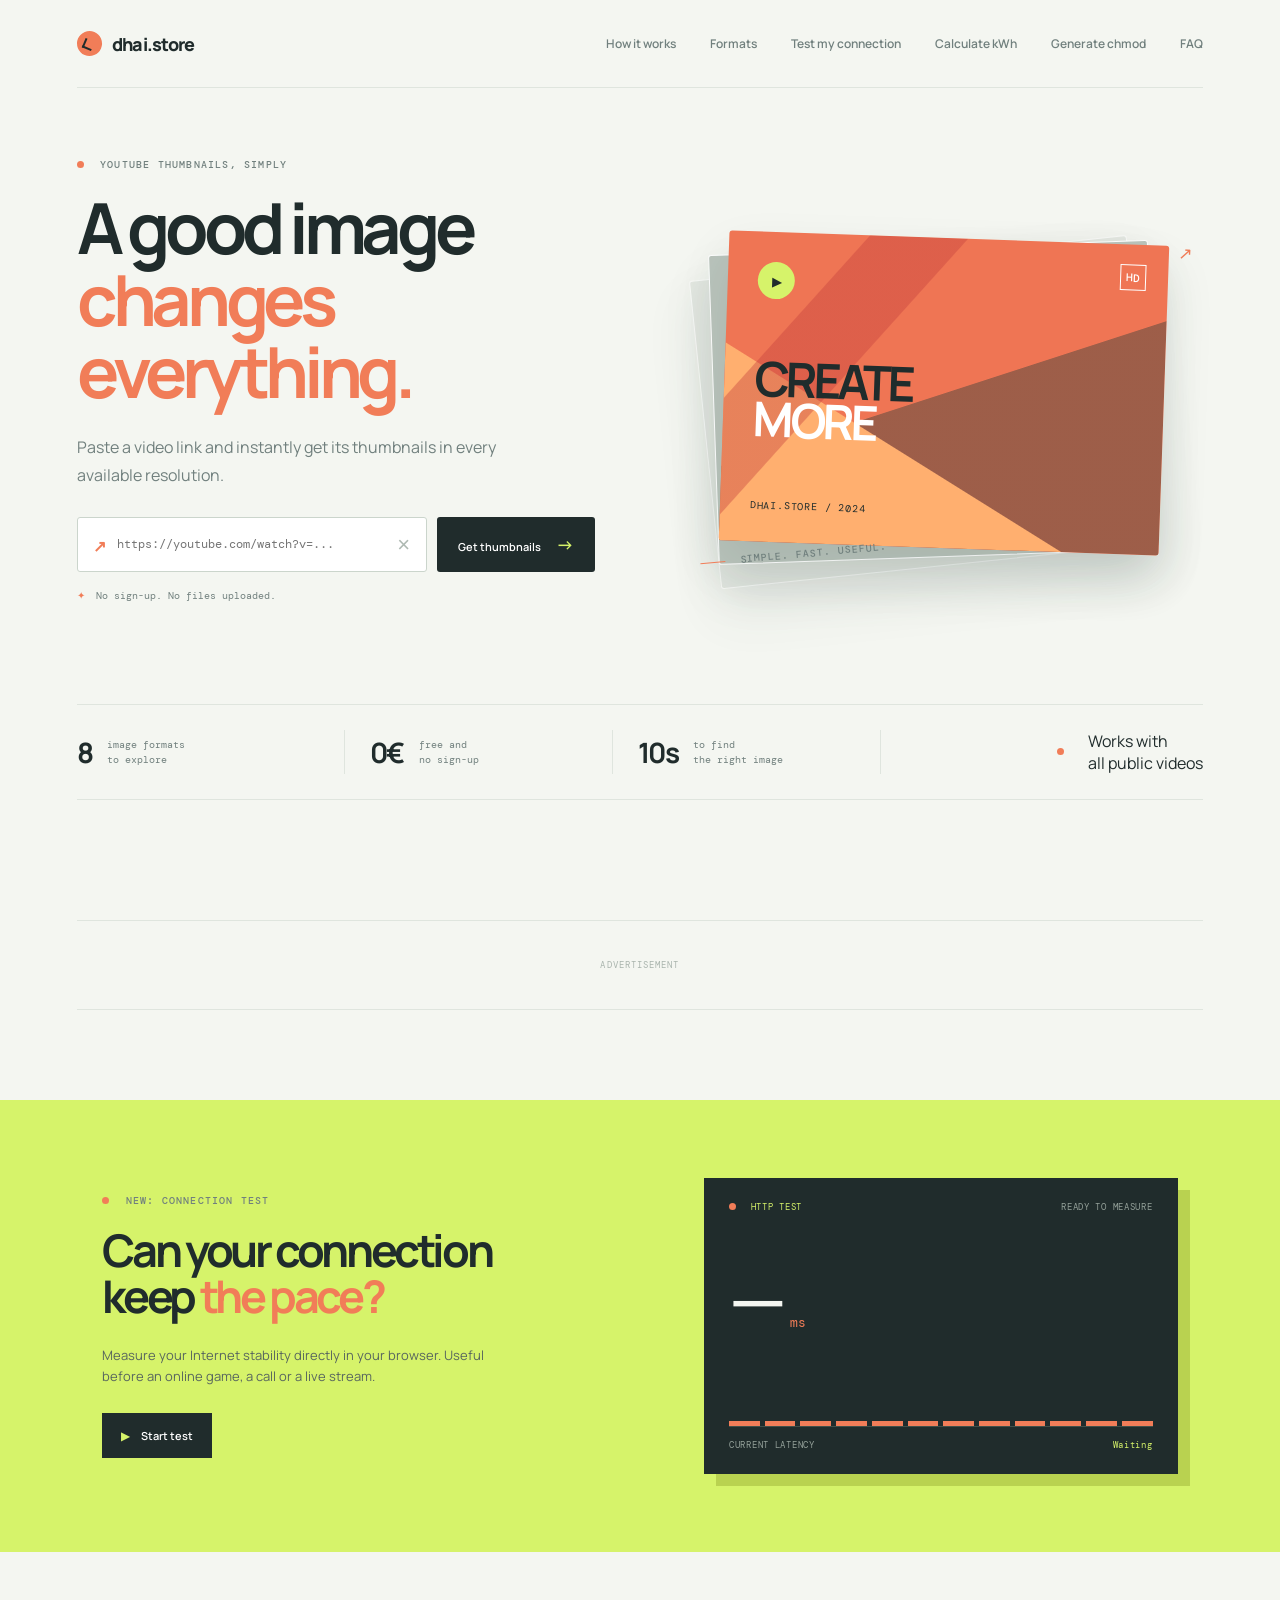
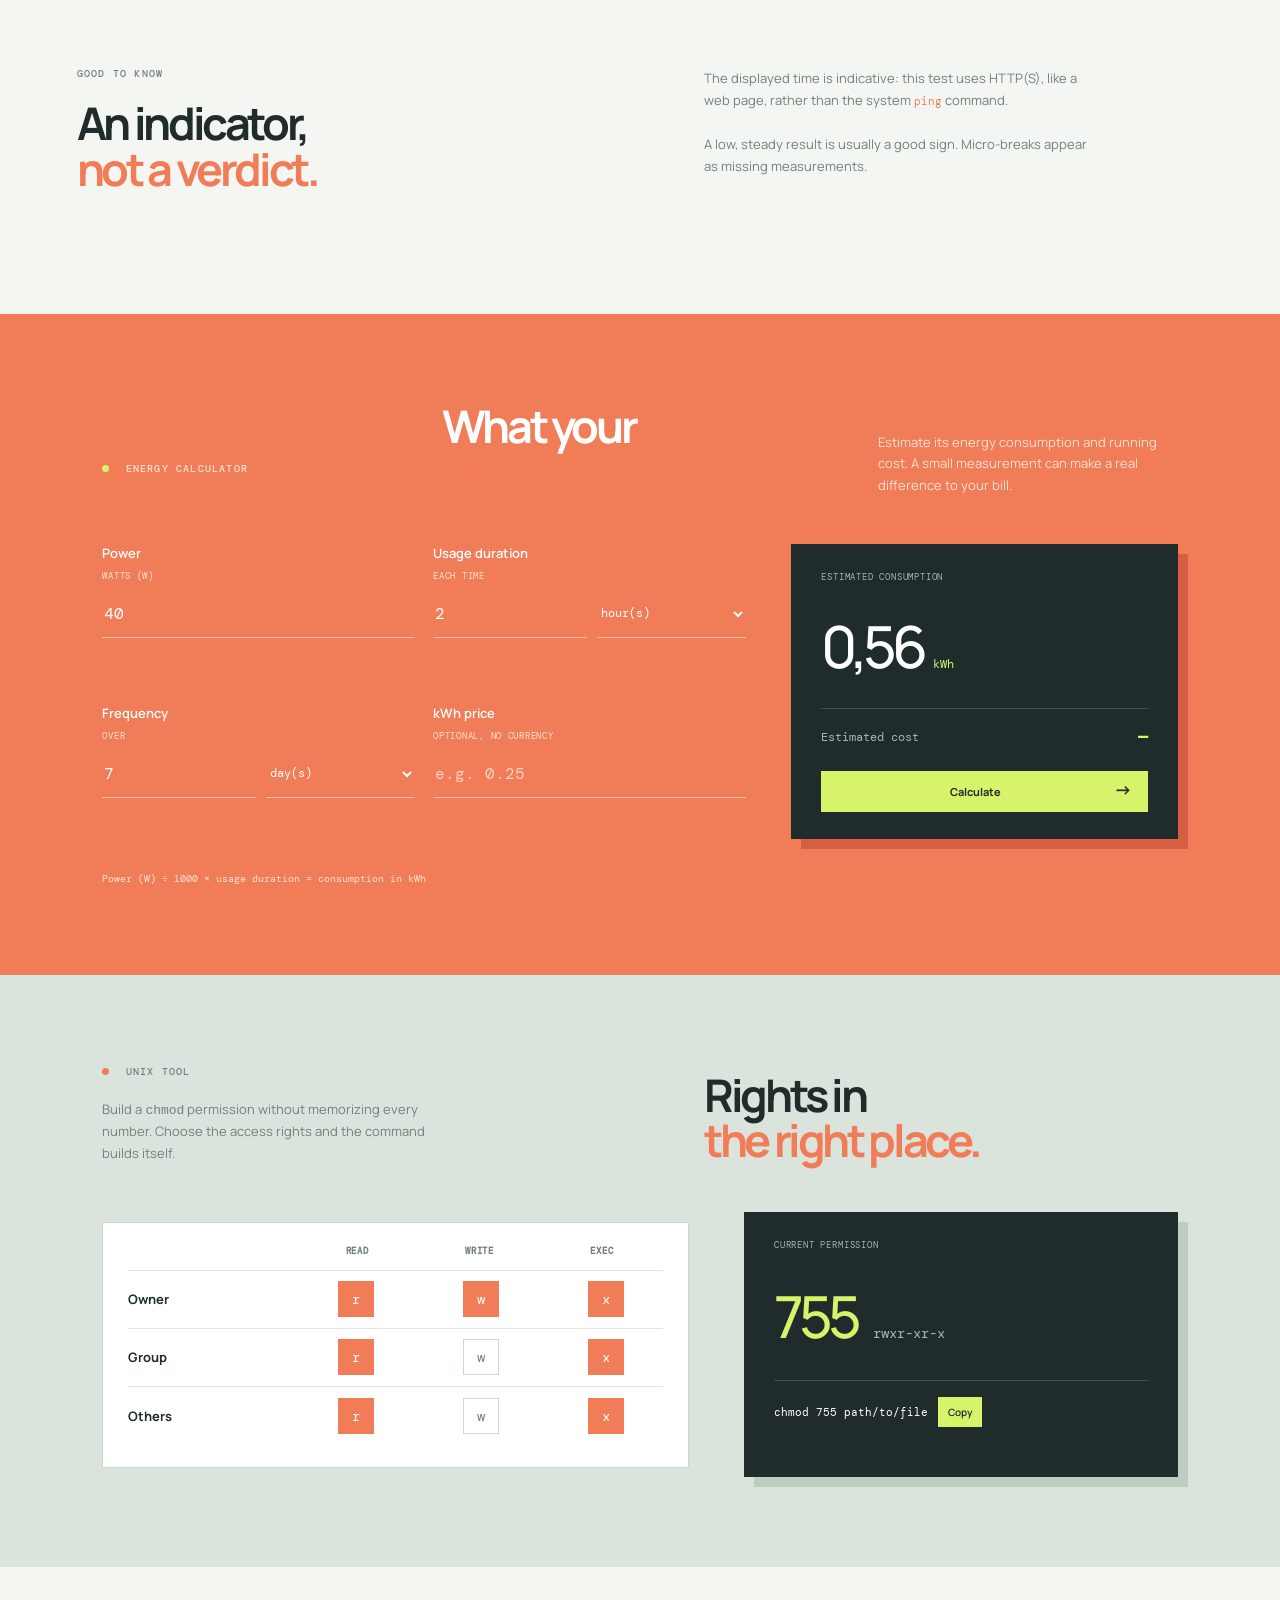
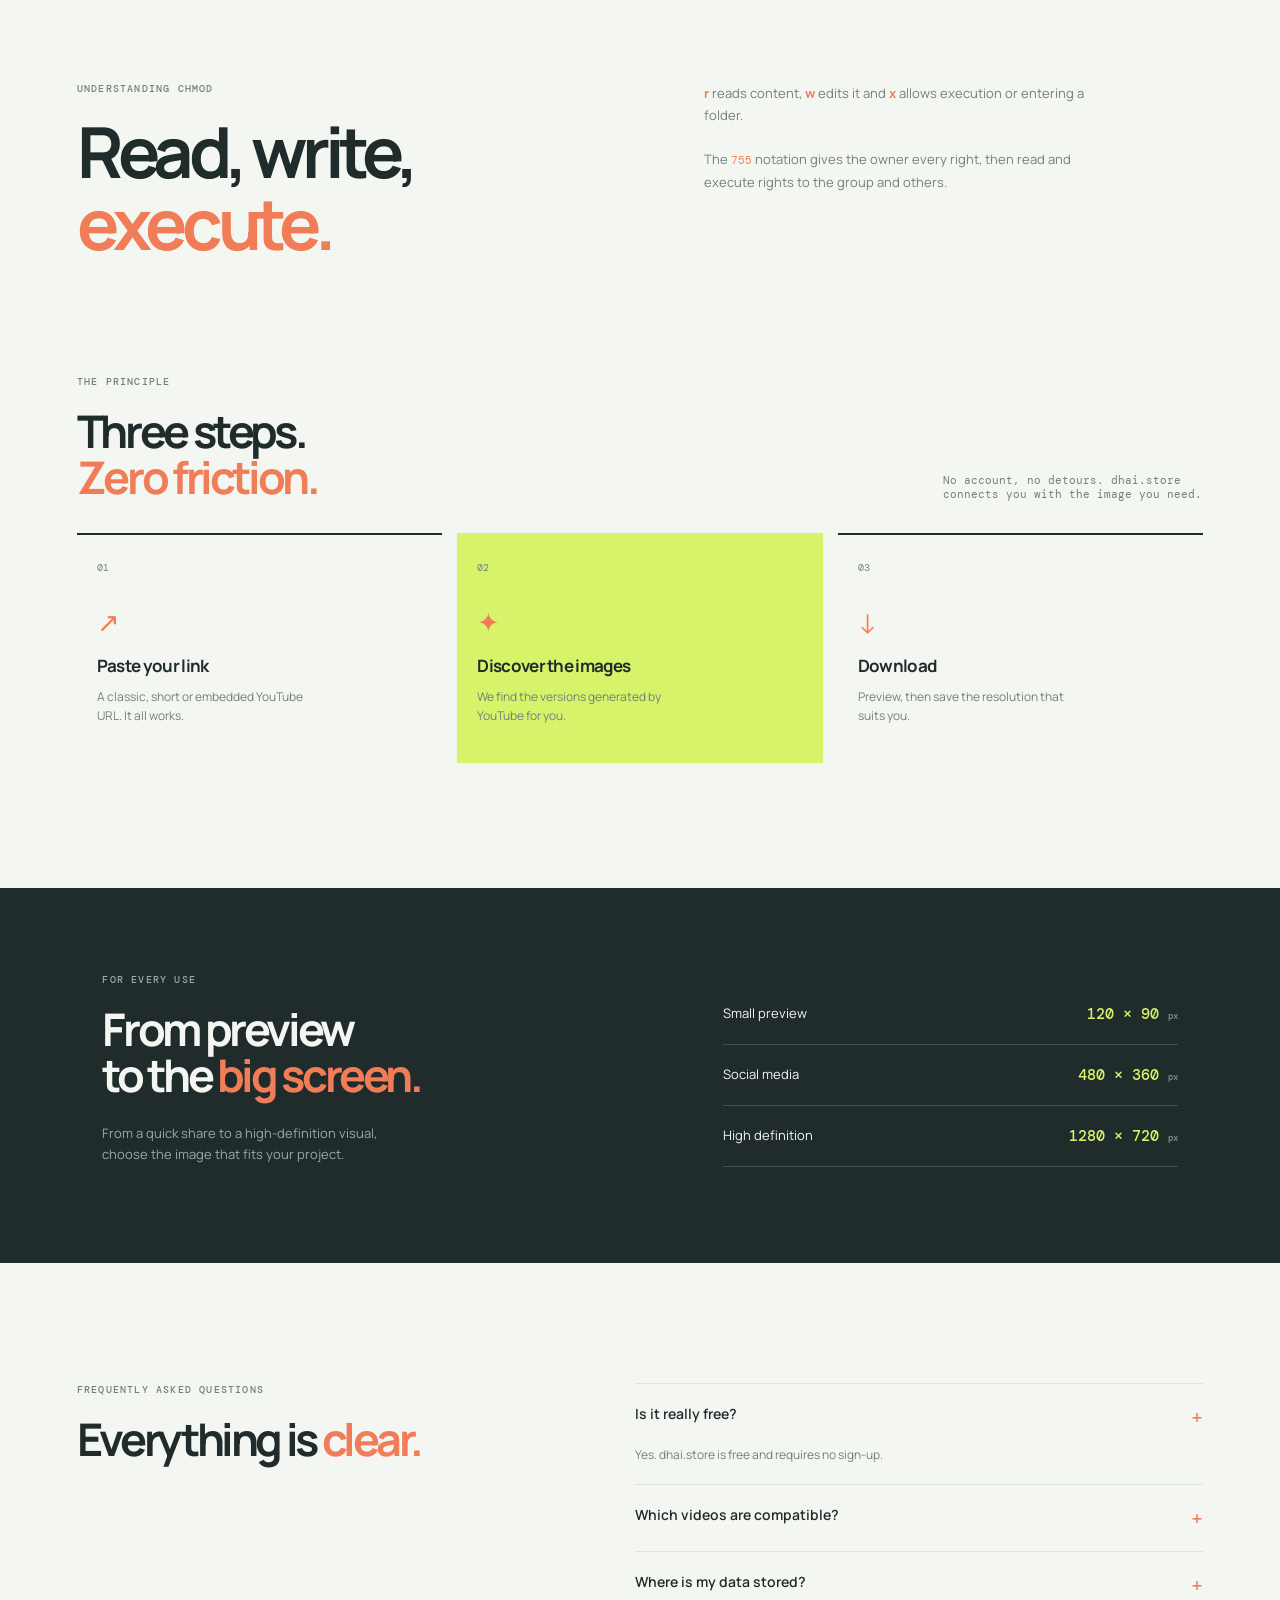
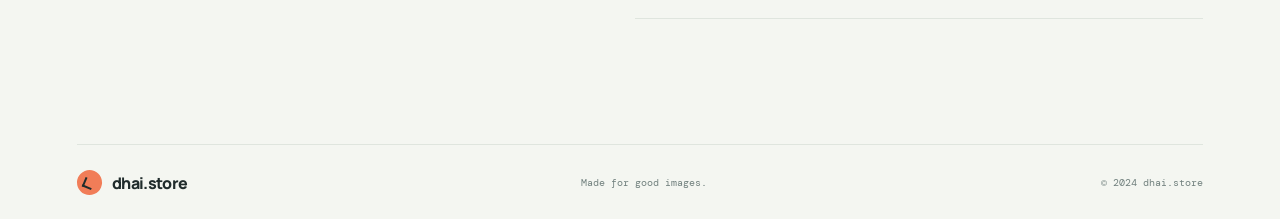
<file: index2.html>
<!doctype html>
<html lang="en">
<head>
  <meta charset="UTF-8">
  <meta name="viewport" content="width=device-width, initial-scale=1.0">
  <meta name="description" content="Free online tools for YouTube thumbnails, internet connection testing, kWh energy costs and chmod permissions.">
  <meta name="keywords" content="YouTube thumbnails, YouTube thumbnail downloader, thumbnail generator, kWh calculator, electricity cost calculator, internet speed test, connection stability test, chmod generator, Unix permissions">
  <meta name="robots" content="index, follow">
  <meta name="author" content="dhai.store">
  <meta property="og:type" content="website">
  <meta property="og:title" content="dhai.store - Free Online Utility Tools">
  <meta property="og:description" content="Get YouTube thumbnails, test your connection, calculate energy costs and generate chmod permissions.">
  <meta property="og:site_name" content="dhai.store">
  <meta name="twitter:card" content="summary">
  <title>dhai.store - YouTube Thumbnails</title>
  <script type="application/ld+json">
    {"@context":"https://schema.org","@type":"WebApplication","name":"dhai.store","applicationCategory":"UtilitiesApplication","operatingSystem":"Any","description":"Free online tools for YouTube thumbnails, connection stability, energy consumption and Unix chmod permissions.","offers":{"@type":"Offer","price":"0","priceCurrency":"USD"},"featureList":["YouTube thumbnail downloader","Internet connection stability test","kWh calculator","chmod permission generator"]}
  </script>
  <link rel="preconnect" href="https://fonts.googleapis.com">
  <link rel="preconnect" href="https://fonts.gstatic.com" crossorigin>
  <link href="https://fonts.googleapis.com/css2?family=DM+Mono:wght@400;500&family=Manrope:wght@400;500;600;700;800&display=swap" rel="stylesheet">
  <link rel="stylesheet" href="styles.css">

<!-- Google tag (gtag.js) -->
<script async src="https://www.googletagmanager.com/gtag/js?id=G-T62KMTQ31Q"></script>
<script>
  window.dataLayer = window.dataLayer || [];
  function gtag(){dataLayer.push(arguments);}
  gtag('js', new Date());

  gtag('config', 'G-T62KMTQ31Q');
</script>



  
</head>
<body>
  <div class="page-shell">
    <header class="topbar">
      <a class="brand" href="#top" aria-label="dhai.store home">
        <span class="brand-mark" aria-hidden="true"><span></span></span>
        <span>dhai.store</span>
      </a>
      <nav class="nav-links" aria-label="Main navigation">
        <a href="#how">How it works</a>
        <a href="#formats">Formats</a>
        <a href="#ping">Test my connection</a>
        <a href="#kwh">Calculate kWh</a>
        <a href="#chmod">Generate chmod</a>
        <a href="#faq">FAQ</a>
      </nav>
      <button class="menu-button" type="button" aria-label="Ouvrir le menu"><i></i><i></i></button>
    </header>

    <main id="top">
      <section class="hero">
        <div class="hero-copy">
          <p class="eyebrow"><span class="eyebrow-dot"></span> YouTube thumbnails, simply</p>
          <h1>A good image<br><em>changes everything.</em></h1>
          <p class="hero-description">Paste a video link and instantly get its thumbnails in every available resolution.</p>
          <form class="url-form" id="thumbnail-form">
            <div class="input-wrap">
              <span class="link-icon" aria-hidden="true">↗</span>
              <input id="youtube-url" type="url" placeholder="https://youtube.com/watch?v=..." autocomplete="url" required>
              <button class="clear-button" type="button" id="clear-button" aria-label="Clear link">×</button>
            </div>
            <button class="primary-button" type="submit">Get thumbnails <span>→</span></button>
          </form>
          <p class="privacy-note"><span aria-hidden="true">✦</span> No sign-up. No files uploaded.</p>
          <p class="form-message" id="form-message" role="status"></p>
        </div>
          <div class="hero-visual" aria-label="Video thumbnail preview">
          <div class="visual-tag tag-top">YOUR VIDEO <span>↗</span></div>
          <div class="thumbnail-stack">
            <div class="stack-card stack-back"></div>
            <div class="stack-card stack-middle"></div>
            <div class="featured-thumbnail">
              <div class="thumbnail-noise"></div>
              <div class="featured-content">
                <span class="play-badge">▶</span>
                <p>CREATE<br><strong>MORE</strong></p>
                <small>DHAI.STORE / 2024</small>
              </div>
              <div class="featured-corner">HD</div>
            </div>
          </div>
          <div class="visual-tag tag-bottom"><span class="tag-line"></span> SIMPLE. FAST. USEFUL.</div>
        </div>
      </section>

      <section class="stats-strip" aria-label="Service information">
        <div><strong>8</strong><span>image formats<br>to explore</span></div>
        <div><strong>0€</strong><span>free and<br>no sign-up</span></div>
        <div><strong>10s</strong><span>to find<br>the right image</span></div>
        <div class="stats-aside"><span class="live-dot"></span> Works with<br>all public videos</div>
      </section>

      <aside class="ad-slot" data-ad-client="" aria-label="Advertisement"><span>ADVERTISEMENT</span></aside>

      <section class="ping-section" id="ping">
        <div class="ping-intro"><p class="eyebrow"><span class="eyebrow-dot"></span> New: connection test</p><h2>Can your connection<br>keep <em>the pace?</em></h2><p>Measure your Internet stability directly in your browser. Useful before an online game, a call or a live stream.</p><button class="ping-button" id="ping-toggle" type="button"><span class="ping-button-icon">▶</span> Start test</button></div>
        <div class="ping-panel" aria-live="polite">
          <div class="ping-panel-top"><span class="panel-label"><span class="live-dot"></span> HTTP TEST</span><span id="ping-state">READY TO MEASURE</span></div>
          <div class="ping-reading"><strong id="ping-value">—</strong><span>ms</span></div>
          <div class="ping-chart" id="ping-chart" aria-label="Response time history"><i></i><i></i><i></i><i></i><i></i><i></i><i></i><i></i><i></i><i></i><i></i><i></i></div>
          <div class="ping-panel-bottom"><span>CURRENT LATENCY</span><span id="ping-quality">Waiting</span></div>
        </div>
      </section>

      <section class="ping-info"><div><p class="eyebrow">Good to know</p><h2>An indicator,<br><em>not a verdict.</em></h2></div><div class="ping-info-copy"><p>The displayed time is indicative: this test uses HTTP(S), like a web page, rather than the system <code>ping</code> command.</p><p>A low, steady result is usually a good sign. Micro-breaks appear as missing measurements.</p></div></section>

      <section class="kwh-section" id="kwh">
        <div class="kwh-heading"><p class="eyebrow"><span class="eyebrow-dot"></span> Energy calculator</p><h2>What your<br><em>device costs.</em></h2><p>Estimate its energy consumption and running cost. A small measurement can make a real difference to your bill.</p></div>
        <div class="kwh-calculator">
          <div class="kwh-fields">
            <label>Power <span>WATTS (W)</span><input id="power-input" type="number" min="0" step="any" value="40" inputmode="decimal"></label>
            <label>Usage duration <span>EACH TIME</span><div class="duration-row"><input id="duration-input" type="number" min="0" step="any" value="2" inputmode="decimal"><select id="duration-unit" aria-label="Duration unit"><option value="hour">hour(s)</option><option value="minute">minute(s)</option></select></div></label>
            <label>Frequency <span>OVER</span><div class="duration-row"><input id="days-input" type="number" min="0" step="any" value="7" inputmode="decimal"><select id="frequency-unit" aria-label="Frequency unit"><option value="day">day(s)</option><option value="week">week(s)</option><option value="month">month(s)</option></select></div></label>
            <label>kWh price <span>OPTIONAL, NO CURRENCY</span><input id="price-input" type="number" min="0" step="any" placeholder="e.g. 0.25" inputmode="decimal"></label>
          </div>
          <div class="kwh-output"><div class="kwh-output-label">ESTIMATED CONSUMPTION</div><div class="kwh-main-value"><strong id="kwh-value">0,56</strong><span>kWh</span></div><div class="kwh-divider"></div><div class="kwh-cost-row"><span>Estimated cost</span><strong id="cost-value">—</strong></div><button class="calculate-button" id="calculate-kwh" type="button">Calculate <span>→</span></button></div>
        </div>
        <p class="kwh-formula">Power (W) ÷ 1000 × usage duration = consumption in kWh</p>
      </section>

      <section class="chmod-section" id="chmod">
        <div class="chmod-heading"><p class="eyebrow"><span class="eyebrow-dot"></span> Unix tool</p><h2>Rights in<br><em>the right place.</em></h2><p>Build a <code>chmod</code> permission without memorizing every number. Choose the access rights and the command builds itself.</p></div>
        <div class="chmod-tool">
          <div class="permission-grid">
            <div class="permission-header"><span></span><strong>READ</strong><strong>WRITE</strong><strong>EXEC</strong></div>
            <div class="permission-row"><strong>Owner</strong><label><input class="permission-box" data-group="owner" data-value="4" type="checkbox" checked><span>r</span></label><label><input class="permission-box" data-group="owner" data-value="2" type="checkbox" checked><span>w</span></label><label><input class="permission-box" data-group="owner" data-value="1" type="checkbox" checked><span>x</span></label></div>
            <div class="permission-row"><strong>Group</strong><label><input class="permission-box" data-group="group" data-value="4" type="checkbox" checked><span>r</span></label><label><input class="permission-box" data-group="group" data-value="2" type="checkbox"><span>w</span></label><label><input class="permission-box" data-group="group" data-value="1" type="checkbox" checked><span>x</span></label></div>
            <div class="permission-row"><strong>Others</strong><label><input class="permission-box" data-group="others" data-value="4" type="checkbox" checked><span>r</span></label><label><input class="permission-box" data-group="others" data-value="2" type="checkbox"><span>w</span></label><label><input class="permission-box" data-group="others" data-value="1" type="checkbox" checked><span>x</span></label></div>
          </div>
          <div class="chmod-output"><div class="chmod-output-label">CURRENT PERMISSION</div><div class="chmod-values"><strong id="octal-value">755</strong><span id="symbolic-value">rwxr-xr-x</span></div><div class="chmod-command"><code id="chmod-command">chmod 755 path/to/file</code><button id="copy-chmod" type="button" aria-label="Copy command">Copy</button></div><p id="copy-status" role="status"></p></div>
        </div>
      </section>

      <section class="chmod-info"><div><p class="eyebrow">Understanding chmod</p><h2>Read, write,<br><em>execute.</em></h2></div><div class="chmod-info-copy"><p><strong>r</strong> reads content, <strong>w</strong> edits it and <strong>x</strong> allows execution or entering a folder.</p><p>The <code>755</code> notation gives the owner every right, then read and execute rights to the group and others.</p></div></section>

      <section class="result-section" id="results" hidden>
        <div class="section-heading"><div><p class="eyebrow">Results</p><h2>Choose your <em>format.</em></h2></div><p id="video-id-label"></p></div>
        <p class="results-status" id="results-status">Looking for available images...</p>
        <div class="results-grid" id="results-grid"></div>
      </section>

      <section class="how-section" id="how">
        <div class="section-heading"><div><p class="eyebrow">The principle</p><h2>Three steps.<br><em>Zero friction.</em></h2></div><p class="section-intro">No account, no detours. dhai.store connects you with the image you need.</p></div>
        <div class="steps-grid">
          <article class="step"><span class="step-number">01</span><div class="step-icon">↗</div><h3>Paste your link</h3><p>A classic, short or embedded YouTube URL. It all works.</p></article>
          <article class="step step-highlight"><span class="step-number">02</span><div class="step-icon">✦</div><h3>Discover the images</h3><p>We find the versions generated by YouTube for you.</p></article>
          <article class="step"><span class="step-number">03</span><div class="step-icon">↓</div><h3>Download</h3><p>Preview, then save the resolution that suits you.</p></article>
        </div>
      </section>

      <section class="formats-section" id="formats">
        <div class="formats-copy"><p class="eyebrow">For every use</p><h2>From preview<br>to the <em>big screen.</em></h2><p>From a quick share to a high-definition visual, choose the image that fits your project.</p></div>
        <div class="format-list"><div><span>Small preview</span><strong>120 × 90 <small>px</small></strong></div><div><span>Social media</span><strong>480 × 360 <small>px</small></strong></div><div><span>High definition</span><strong>1280 × 720 <small>px</small></strong></div></div>
      </section>

      <section class="faq-section" id="faq"><div><p class="eyebrow">Frequently asked questions</p><h2>Everything is <em>clear.</em></h2></div><div class="faq-list"><details open><summary>Is it really free? <span>+</span></summary><p>Yes. dhai.store is free and requires no sign-up.</p></details><details><summary>Which videos are compatible? <span>+</span></summary><p>Public YouTube videos that have at least one thumbnail.</p></details><details><summary>Where is my data stored? <span>+</span></summary><p>The link is processed in your browser. dhai.store does not store it.</p></details></div></section>
    </main>

    <footer><a class="brand" href="#top"><span class="brand-mark" aria-hidden="true"><span></span></span><span>dhai.store</span></a><span>Made for good images.</span><span>© 2024 dhai.store</span></footer>
  </div>
  <script src="app.js"></script>
</body>
</html>
</file>
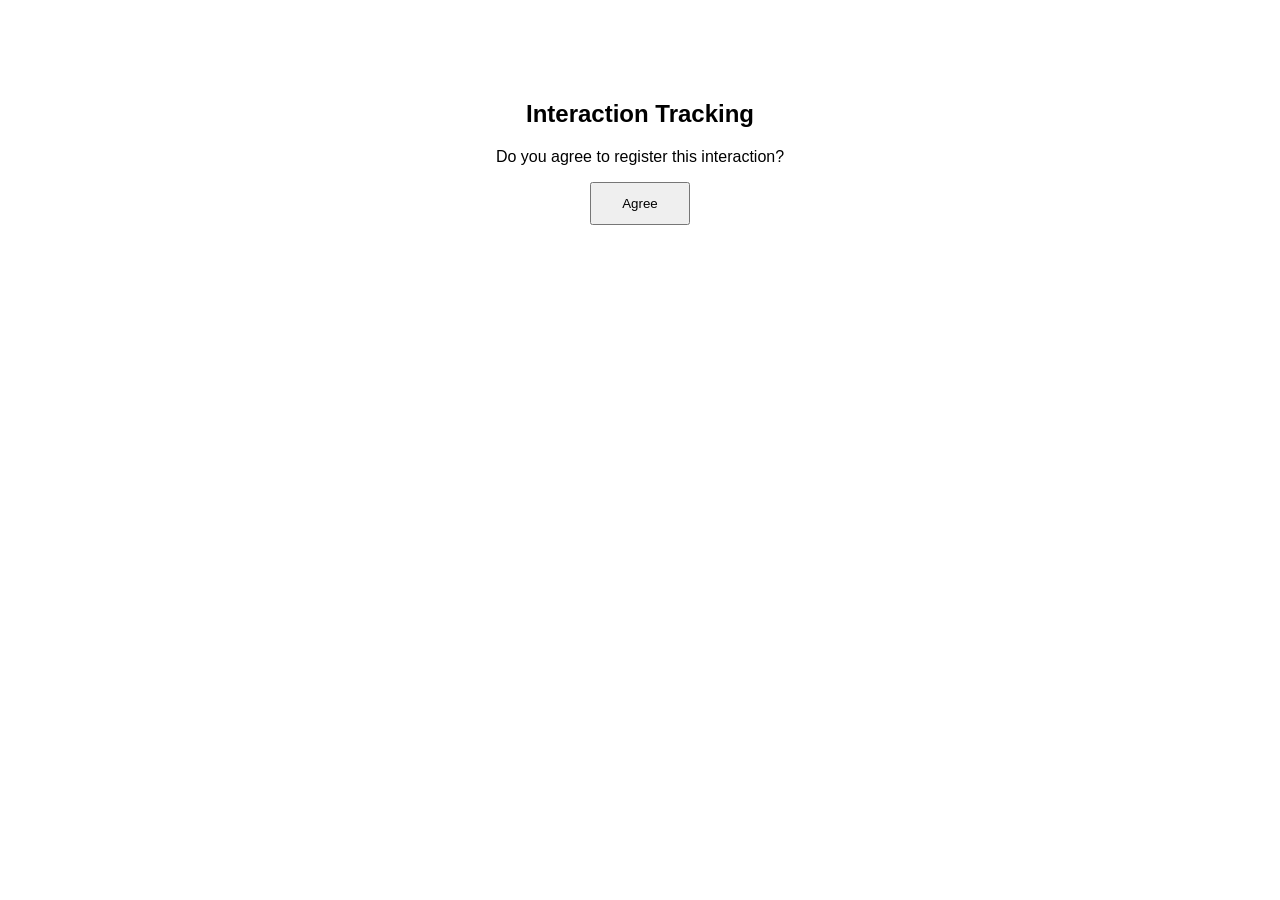
<file: open.html>
<!DOCTYPE html>
<html lang="en">
<head>
<meta charset="UTF-8">
<meta name="viewport" content="width=device-width, initial-scale=1">
<title>Open Tracking</title>
<style>
body {
  font-family: Arial, sans-serif;
  max-width: 450px;
  margin: 60px auto;
  padding: 20px;
  text-align: center;
}
button {
  padding: 12px 30px;
  cursor: pointer;
}
#status {
  margin-top: 20px;
}
</style>
</head>
<body>

<h2>Interaction Tracking</h2>
<p>Do you agree to register this interaction?</p>

<button id="agree">Agree</button>
<p id="status"></p>

<script>
const API = "https://script.google.com/macros/s/AKfycbxInU4ZzIdNnMPhOXZYI5OzeP4o8itjKFcVL5RR20zeZtgZkC3hEPp4C89fuMEzQkTi1Q/exec";

const button = document.getElementById("agree");
const status = document.getElementById("status");

button.addEventListener("click", async function() {

  const params = new URLSearchParams(location.search);

  const email = params.get("email");
  const campaign = params.get("campaign") || "Campaign01";

  if (!email) {
    status.textContent = "Email missing";
    return;
  }

  const url = new URL(API);

  url.searchParams.set("email", email);
  url.searchParams.set("campaign", campaign);
  url.searchParams.set("event", "Open");
  url.searchParams.set("page", location.pathname);

  button.disabled = true;
  status.textContent = "Submitting...";

  try {
    const response = await fetch(url.toString());

    const result = await response.text();

    if (result.trim() === "SUCCESS") {
      status.textContent = "Successfully registered!";
    } else {
      status.textContent = "Server error: " + result;
      button.disabled = false;
    }

  } catch (error) {
    status.textContent = "Connection error: " + error.message;
    button.disabled = false;
  }

});
</script>

</body>
</html>
</file>
<file: styles.css>
@import url('https://fonts.googleapis.com/css2?family=DM+Mono:wght@400;500&family=Manrope:wght@400;500;600;700;800&display=swap');
:root{--ink:#202c2c;--muted:#71807e;--paper:#f4f6f1;--lime:#d6f36a;--coral:#f17d58;--line:#dfe5de;--mono:'DM Mono',monospace;--sans:'Manrope',sans-serif}*{box-sizing:border-box}html{scroll-behavior:smooth}body{margin:0;background:var(--paper);color:var(--ink);font-family:var(--sans)}a{color:inherit;text-decoration:none}.page-shell{max-width:1440px;margin:auto;padding:0 6vw}.topbar{height:88px;display:flex;align-items:center;justify-content:space-between;border-bottom:1px solid var(--line)}.brand{display:flex;align-items:center;gap:10px;font-weight:800;font-size:18px;letter-spacing:-.04em}.brand-mark{display:grid;place-items:center;width:25px;height:25px;border-radius:50%;background:var(--coral);transform:rotate(-22deg)}.brand-mark span{width:10px;height:10px;border-left:2px solid var(--ink);border-bottom:2px solid var(--ink);transform:rotate(45deg);margin-left:-3px}.nav-links{display:flex;gap:34px;font-size:12px;color:var(--muted);font-weight:600}.nav-links a:hover{color:var(--ink)}.menu-button{display:none;border:0;background:none;padding:10px}.menu-button i{display:block;width:23px;height:2px;background:var(--ink);margin:5px}.hero{min-height:570px;display:grid;grid-template-columns:1fr 1fr;align-items:center;gap:7vw;padding:70px 0 76px}.eyebrow{font:500 10px var(--mono);letter-spacing:.12em;text-transform:uppercase;color:var(--muted);margin:0 0 21px}.eyebrow-dot,.live-dot{width:7px;height:7px;border-radius:50%;display:inline-block;background:var(--coral);margin-right:9px}.hero h1,h2{font-size:clamp(46px,5.5vw,78px);line-height:1.02;letter-spacing:-.075em;margin:0;font-weight:700}.hero h1 em,h2 em{font-style:normal;color:var(--coral)}.hero-description{font-size:16px;line-height:1.7;color:var(--muted);max-width:425px;margin:27px 0 28px}.url-form{display:flex;gap:10px;max-width:540px}.input-wrap{position:relative;flex:1}.input-wrap input{width:100%;height:55px;padding:0 39px;border:1px solid #cbd5cc;background:#fff;border-radius:3px;font:12px var(--mono);color:var(--ink);outline:none}.input-wrap input:focus{border-color:var(--ink)}.link-icon{position:absolute;left:16px;top:18px;color:var(--coral);font-weight:bold}.clear-button{position:absolute;right:11px;top:14px;border:0;background:none;font-size:22px;color:#aeb9b2;cursor:pointer}.primary-button{border:0;background:var(--ink);color:#fff;height:55px;padding:0 21px;border-radius:3px;font:600 11px var(--sans);cursor:pointer;white-space:nowrap}.primary-button span{font-size:18px;margin-left:13px;color:var(--lime)}.primary-button:hover{background:var(--coral)}.privacy-note{font:10px var(--mono);color:var(--muted);margin-top:17px}.privacy-note span{color:var(--coral);margin-right:5px}.form-message{height:16px;margin:7px 0 0;font:11px var(--mono);color:var(--coral)}.hero-visual{position:relative;min-height:390px;display:grid;place-items:center}.thumbnail-stack{width:min(440px,100%);aspect-ratio:1.42;position:relative;transform:rotate(3deg)}.stack-card,.featured-thumbnail{position:absolute;inset:0;border-radius:3px;box-shadow:0 24px 50px #263c361c}.stack-card{background:#d8ded7;border:1px solid #fff}.stack-back{transform:rotate(-9deg) translate(-22px,17px);opacity:.55}.stack-middle{transform:rotate(-5deg) translate(-11px,9px);background:#bac4bc}.featured-thumbnail{overflow:hidden;background:#ef7554;transform:rotate(-1deg)}.thumbnail-noise{position:absolute;inset:0;background:linear-gradient(130deg,transparent 20%,#c43f3c66 20.2%,#c43f3c66 34%,transparent 34.2%),linear-gradient(30deg,#ffaf6f 0 35%,transparent 35.2%),linear-gradient(160deg,transparent 50%,#233b3866 50.2%)}.featured-content{position:absolute;inset:30px 30px;display:flex;flex-direction:column;justify-content:space-between;color:#202c2c}.play-badge{width:37px;height:37px;background:var(--lime);border-radius:50%;display:grid;place-items:center;font-size:13px;padding-left:2px}.featured-content p{font-size:48px;line-height:.84;letter-spacing:-.08em;font-weight:700;margin:0}.featured-content p strong{color:white}.featured-content small{font:10px var(--mono);letter-spacing:.08em}.featured-corner{position:absolute;right:22px;top:20px;font:500 11px var(--mono);color:white;border:1px solid #fff;padding:5px}.visual-tag{position:absolute;font:500 10px var(--mono);letter-spacing:.1em}.tag-top{top:42px;right:2%;transform:rotate(3deg)}.tag-top span{color:var(--coral);font-size:17px;margin-left:6px}.tag-bottom{bottom:27px;left:3%;transform:rotate(-5deg);color:var(--muted)}.tag-line{display:inline-block;width:25px;border-top:1px solid var(--coral);vertical-align:middle;margin-right:8px}.stats-strip{border-top:1px solid var(--line);border-bottom:1px solid var(--line);display:grid;grid-template-columns:repeat(3,1fr) 1.2fr;padding:25px 0;margin-bottom:120px}.stats-strip div{display:flex;gap:15px;align-items:center;border-right:1px solid var(--line);padding-left:25px}.stats-strip div:first-child{padding-left:0}.stats-strip div:last-child{border:0}.stats-strip strong{font-size:28px;letter-spacing:-.06em}.stats-strip span{font:10px/1.5 var(--mono);color:var(--muted)}.stats-aside{justify-content:flex-end}.result-section{padding-bottom:120px}.section-heading{display:flex;justify-content:space-between;align-items:end;margin-bottom:32px}.section-heading h2,.how-section h2,.formats-section h2,.faq-section h2{font-size:45px}.section-heading>p{font:11px var(--mono);color:var(--muted)}.results-grid{display:grid;grid-template-columns:repeat(4,1fr);gap:16px}.result-card{background:#fff;border:1px solid var(--line);padding-bottom:14px}.result-card img{display:block;width:100%;aspect-ratio:16/9;object-fit:cover}.result-meta{padding:13px 14px 0;display:flex;align-items:center;justify-content:space-between}.result-meta span{font:10px var(--mono);color:var(--muted)}.download-button{background:var(--lime);border:0;padding:7px 9px;font:600 10px var(--sans);cursor:pointer}.how-section{padding:0 0 125px}.how-section .section-heading{align-items:end}.section-intro{max-width:260px;line-height:1.65;color:var(--muted);font-size:13px;margin:0}.steps-grid{display:grid;grid-template-columns:repeat(3,1fr);gap:15px}.step{min-height:230px;border-top:2px solid var(--ink);padding:19px 20px;position:relative}.step-highlight{background:var(--lime);border-color:var(--lime)}.step-number{font:10px var(--mono);color:var(--muted)}.step-icon{font-size:27px;color:var(--coral);margin:27px 0 14px}.step h3{font-size:17px;margin:0 0 10px;letter-spacing:-.04em}.step p{max-width:230px;color:var(--muted);font-size:12px;line-height:1.6;margin:0}.formats-section{display:grid;grid-template-columns:1fr 1fr;gap:13vw;background:var(--ink);color:#f4f6f1;padding:85px 8vw;margin:0 -6vw}.formats-copy p:last-child{color:#9ba9a3;font-size:13px;line-height:1.6;max-width:300px;margin-top:25px}.formats-section .eyebrow{color:#9ba9a3}.format-list{align-self:center}.format-list>div{display:flex;justify-content:space-between;border-bottom:1px solid #43504c;padding:20px 0}.format-list span{font-size:13px}.format-list strong{font:500 15px var(--mono);color:var(--lime)}.format-list small{font-size:9px;color:#84928b}.faq-section{display:grid;grid-template-columns:.8fr 1.2fr;gap:14vw;padding:120px 0 125px}.faq-list details{border-top:1px solid var(--line);padding:20px 0}.faq-list details:last-child{border-bottom:1px solid var(--line)}summary{list-style:none;cursor:pointer;font-size:14px;font-weight:600;display:flex;justify-content:space-between}summary::-webkit-details-marker{display:none}summary span{font:20px var(--mono);color:var(--coral)}details p{font-size:12px;line-height:1.6;color:var(--muted);max-width:450px;margin:15px 0 0}footer{border-top:1px solid var(--line);display:flex;align-items:center;justify-content:space-between;padding:25px 0;color:var(--muted);font:10px var(--mono)}footer .brand{color:var(--ink);font:800 16px var(--sans)}
@media(max-width:760px){.page-shell{padding:0 22px}.topbar{height:72px}.nav-links{display:none}.menu-button{display:block}.hero{display:block;padding:63px 0 55px}.hero h1{font-size:51px}.hero-description{font-size:14px}.url-form{display:block}.input-wrap{display:block}.primary-button{width:100%;margin-top:9px}.hero-visual{min-height:315px;margin-top:32px}.thumbnail-stack{width:90%}.featured-content p{font-size:36px}.tag-top{top:15px}.tag-bottom{bottom:10px}.stats-strip{grid-template-columns:1fr 1fr;margin-bottom:80px;padding:0}.stats-strip div{padding:18px 0!important;border-right:0;border-bottom:1px solid var(--line)}.stats-strip .stats-aside{grid-column:span 2;justify-content:flex-start;border:0}.section-heading{display:block}.section-heading h2,.how-section h2,.formats-section h2,.faq-section h2{font-size:39px}.section-heading>p{margin-top:20px}.results-grid{grid-template-columns:1fr 1fr}.result-section{padding-bottom:80px}.steps-grid{display:block}.step{min-height:190px;margin-bottom:12px}.formats-section{display:block;padding:65px 22px;margin:0 -22px}.format-list{margin-top:40px}.faq-section{display:block;padding:80px 0}.faq-list{margin-top:45px}footer{display:grid;gap:15px;padding:24px 0}}
.ping-section{display:grid;grid-template-columns:1fr 1fr;gap:10vw;align-items:center;background:var(--lime);padding:78px 8vw;margin:0 -6vw}.ping-intro h2,.ping-info h2{font-size:45px}.ping-intro>p:not(.eyebrow){color:#58665e;line-height:1.65;font-size:13px;max-width:390px;margin:25px 0}.ping-button{border:0;background:var(--ink);color:#fff;padding:15px 19px;font:600 11px var(--sans);cursor:pointer}.ping-button-icon{color:var(--lime);margin-right:10px}.ping-panel{background:var(--ink);color:#f4f6f1;min-height:245px;padding:23px 25px;box-shadow:12px 12px 0 #b9d250}.ping-panel-top,.ping-panel-bottom{display:flex;justify-content:space-between;font:9px var(--mono);color:#94a19a;letter-spacing:.08em}.panel-label{color:var(--lime)}.ping-reading{display:flex;align-items:baseline;gap:10px;margin:35px 0 20px}.ping-reading strong{font-size:74px;letter-spacing:-.1em;font-weight:500}.ping-reading span{font:13px var(--mono);color:var(--coral)}.ping-chart{height:58px;display:flex;align-items:end;gap:5px;border-bottom:1px solid #40504a}.ping-chart i{display:block;flex:1;height:8%;background:var(--coral);transition:height .3s ease}.ping-panel-bottom{margin-top:12px}.ping-panel-bottom span:last-child{color:var(--lime)}.ping-info{display:grid;grid-template-columns:1fr 1fr;gap:10vw;padding:115px 0}.ping-info-copy{max-width:390px;color:var(--muted);font-size:13px;line-height:1.7}.ping-info-copy p{margin:0 0 22px}.ping-info-copy code{font-family:var(--mono);font-size:11px;color:var(--coral)}
@media(max-width:760px){.ping-section{display:block;padding:65px 22px;margin:0 -22px}.ping-intro h2,.ping-info h2{font-size:39px}.ping-intro>p:not(.eyebrow){margin-bottom:24px}.ping-panel{margin-top:43px;box-shadow:7px 7px 0 #b9d250}.ping-info{display:block;padding:80px 0}.ping-info-copy{margin-top:38px}}
.kwh-section{background:var(--coral);color:#fff;padding:90px 8vw;margin:0 -6vw}.kwh-heading{display:flex;align-items:end;justify-content:space-between;gap:40px;margin-bottom:48px}.kwh-heading .eyebrow{color:#ffe1d6}.kwh-heading h2{font-size:45px}.kwh-heading>p:last-child{max-width:300px;color:#ffe1d6;font-size:13px;line-height:1.65;margin:0}.kwh-calculator{display:grid;grid-template-columns:1.25fr .75fr;gap:45px}.kwh-fields{display:grid;grid-template-columns:1fr 1fr;gap:25px 18px}.kwh-fields label{font-size:13px;font-weight:600}.kwh-fields label>span{display:block;font:9px var(--mono);color:#ffe1d6;letter-spacing:.08em;margin:8px 0}.kwh-fields input,.kwh-fields select{width:100%;height:48px;border:0;border-bottom:1px solid #ffbaa7;background:transparent;color:#fff;outline:0;font:16px var(--mono);border-radius:0}.kwh-fields input::placeholder{color:#ffd0c3}.duration-row{display:flex;gap:10px}.duration-row input{flex:1}.duration-row select{flex:1;font-size:12px}.kwh-fields option{color:var(--ink)}.kwh-output{background:var(--ink);padding:27px 30px;min-height:260px;box-shadow:10px 10px 0 #d65e43}.kwh-output-label{font:9px var(--mono);color:#aab4ae;letter-spacing:.09em}.kwh-main-value{display:flex;align-items:baseline;gap:11px;margin:23px 0}.kwh-main-value strong{font-size:58px;letter-spacing:-.09em;font-weight:500}.kwh-main-value span{font:12px var(--mono);color:var(--lime)}.kwh-divider{height:1px;background:#40504a}.kwh-cost-row{display:flex;justify-content:space-between;align-items:center;margin:18px 0 23px;font:12px var(--mono);color:#aab4ae}.kwh-cost-row strong{color:var(--lime);font-size:16px}.calculate-button{border:0;background:var(--lime);color:var(--ink);padding:13px 16px;width:100%;font:700 11px var(--sans);cursor:pointer}.calculate-button span{float:right;font-size:18px;line-height:10px}.kwh-formula{font:10px var(--mono);color:#ffe1d6;margin:33px 0 0}.kwh-section .eyebrow-dot{background:var(--lime)}
@media(max-width:760px){.kwh-section{padding:65px 22px;margin:0 -22px}.kwh-heading{display:block;margin-bottom:38px}.kwh-heading h2{font-size:39px}.kwh-heading>p:last-child{margin-top:22px}.kwh-calculator{display:block}.kwh-fields{display:block}.kwh-fields label{display:block;margin-bottom:25px}.kwh-output{margin-top:38px;padding:24px 20px;box-shadow:7px 7px 0 #d65e43}.kwh-main-value strong{font-size:51px}}
.chmod-section{background:#dbe4dc;padding:90px 8vw;margin:0 -6vw}.chmod-heading{display:grid;grid-template-columns:1fr 1fr;column-gap:10vw;align-items:end;margin-bottom:48px}.chmod-heading h2{font-size:45px;grid-row:span 2}.chmod-heading>p:last-child{max-width:340px;color:var(--muted);font-size:13px;line-height:1.65;margin:0}.chmod-tool{display:grid;grid-template-columns:1.15fr .85fr;gap:55px;align-items:center}.permission-grid{background:#fff;border:1px solid #cbd8cd;padding:22px 25px}.permission-header,.permission-row{display:grid;grid-template-columns:1.4fr repeat(3,1fr);align-items:center;gap:10px}.permission-header{padding:0 5px 13px;border-bottom:1px solid var(--line);font:9px var(--mono);color:var(--muted);letter-spacing:.08em;text-align:center}.permission-header span,.permission-row strong{text-align:left}.permission-row{min-height:58px;border-bottom:1px solid var(--line)}.permission-row:last-child{border-bottom:0}.permission-row strong{font-size:13px}.permission-row label{text-align:center}.permission-box{position:absolute;opacity:0}.permission-row label span{display:inline-grid;place-items:center;width:36px;height:36px;border:1px solid #cbd8cd;color:var(--muted);font:14px var(--mono);cursor:pointer}.permission-box:checked+span{background:var(--coral);border-color:var(--coral);color:#fff}.chmod-output{background:var(--ink);color:#fff;padding:27px 30px;min-height:225px;box-shadow:10px 10px 0 #bdcec0}.chmod-output-label{font:9px var(--mono);color:#aab4ae;letter-spacing:.09em}.chmod-values{display:flex;align-items:baseline;gap:17px;margin:25px 0}.chmod-values strong{font-size:58px;letter-spacing:-.09em;font-weight:500;color:var(--lime)}.chmod-values span{font:14px var(--mono);color:#aab4ae}.chmod-command{display:flex;gap:10px;align-items:center;border-top:1px solid #40504a;padding-top:16px}.chmod-command code{font:11px var(--mono);color:#fff;overflow-wrap:anywhere}.chmod-command button{border:0;background:var(--lime);color:var(--ink);padding:8px 10px;font:600 10px var(--sans);cursor:pointer;white-space:nowrap}.chmod-output p{height:12px;color:var(--lime);font:10px var(--mono);margin:11px 0 0}.chmod-info{display:grid;grid-template-columns:1fr 1fr;gap:10vw;padding:115px 0}.chmod-info-copy{max-width:390px;color:var(--muted);font-size:13px;line-height:1.7}.chmod-info-copy p{margin:0 0 22px}.chmod-info-copy strong{color:var(--coral)}.chmod-info-copy code{font:11px var(--mono);color:var(--coral)}
@media(max-width:760px){.chmod-section{padding:65px 22px;margin:0 -22px}.chmod-heading{display:block;margin-bottom:38px}.chmod-heading h2{font-size:39px}.chmod-heading>p:last-child{margin-top:22px}.chmod-tool{display:block}.permission-grid{padding:18px 12px}.permission-header,.permission-row{grid-template-columns:1.2fr repeat(3,1fr);gap:5px}.permission-row label span{width:31px;height:31px}.chmod-output{margin-top:38px;padding:24px 20px;box-shadow:7px 7px 0 #bdcec0}.chmod-values strong{font-size:51px}.chmod-values{gap:10px}.chmod-values span{font-size:11px}.chmod-info{display:block;padding:80px 0}.chmod-info-copy{margin-top:38px}}
.results-status{font:11px var(--mono);color:var(--muted);margin:0 0 20px}.result-meta{gap:8px}.result-meta span{margin-right:auto}.image-link{font:16px var(--mono);color:var(--coral)}
.ad-slot{min-height:90px;border-top:1px solid var(--line);border-bottom:1px solid var(--line);display:grid;place-items:center;margin:0 0 90px;color:#a9b4ad}.ad-slot span{font:9px var(--mono);letter-spacing:.12em}
</file>
